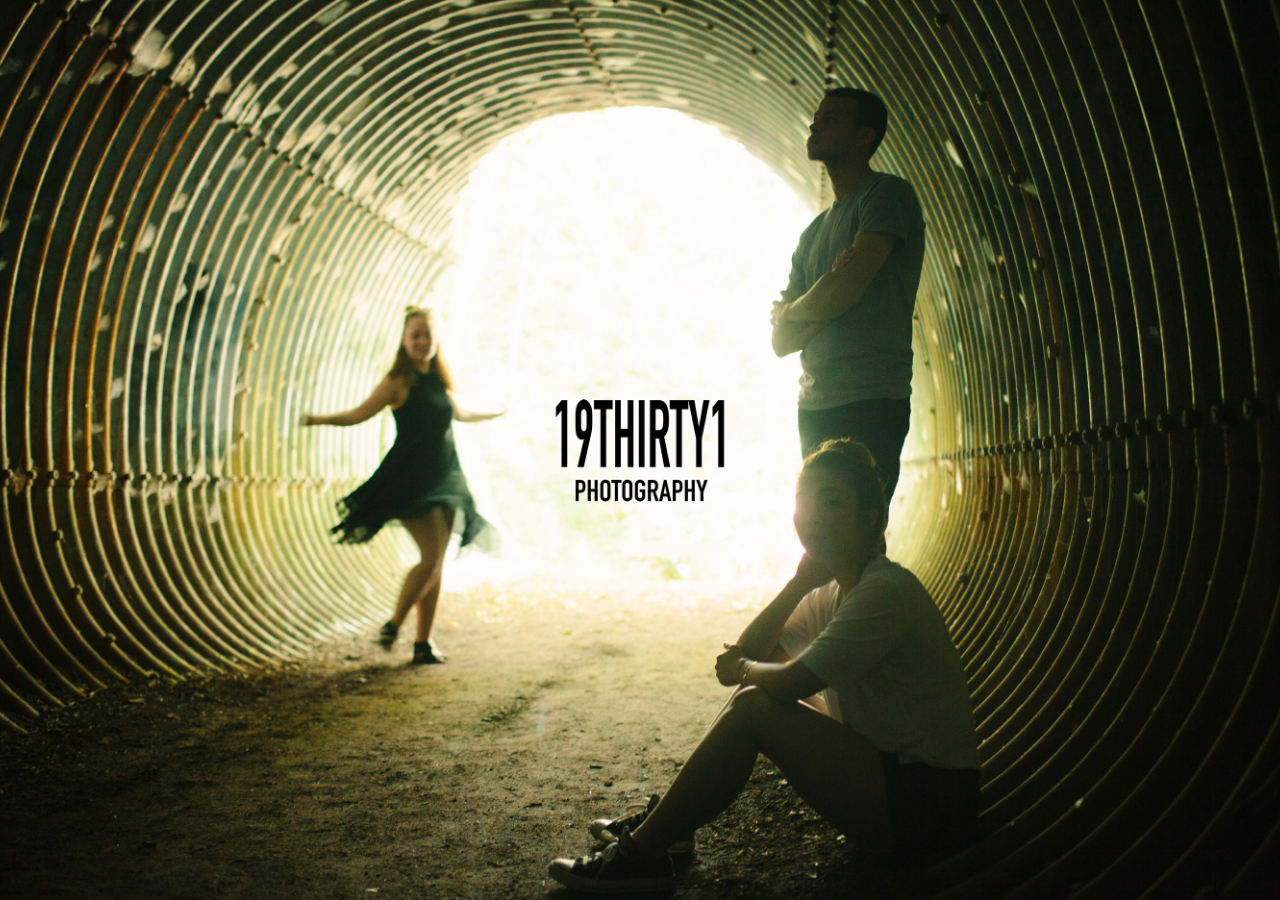
<file: index.html>
<!Doctype html>
	<html lang="en">
		<head>
			<link rel="stylesheet" type="text/css" href="stylesheet.css">
		</head>
		
		<body>
				<a href="photography.html">
					<div id="link">
					</div>
				</a>
		</body>
		
	</html>
</file>
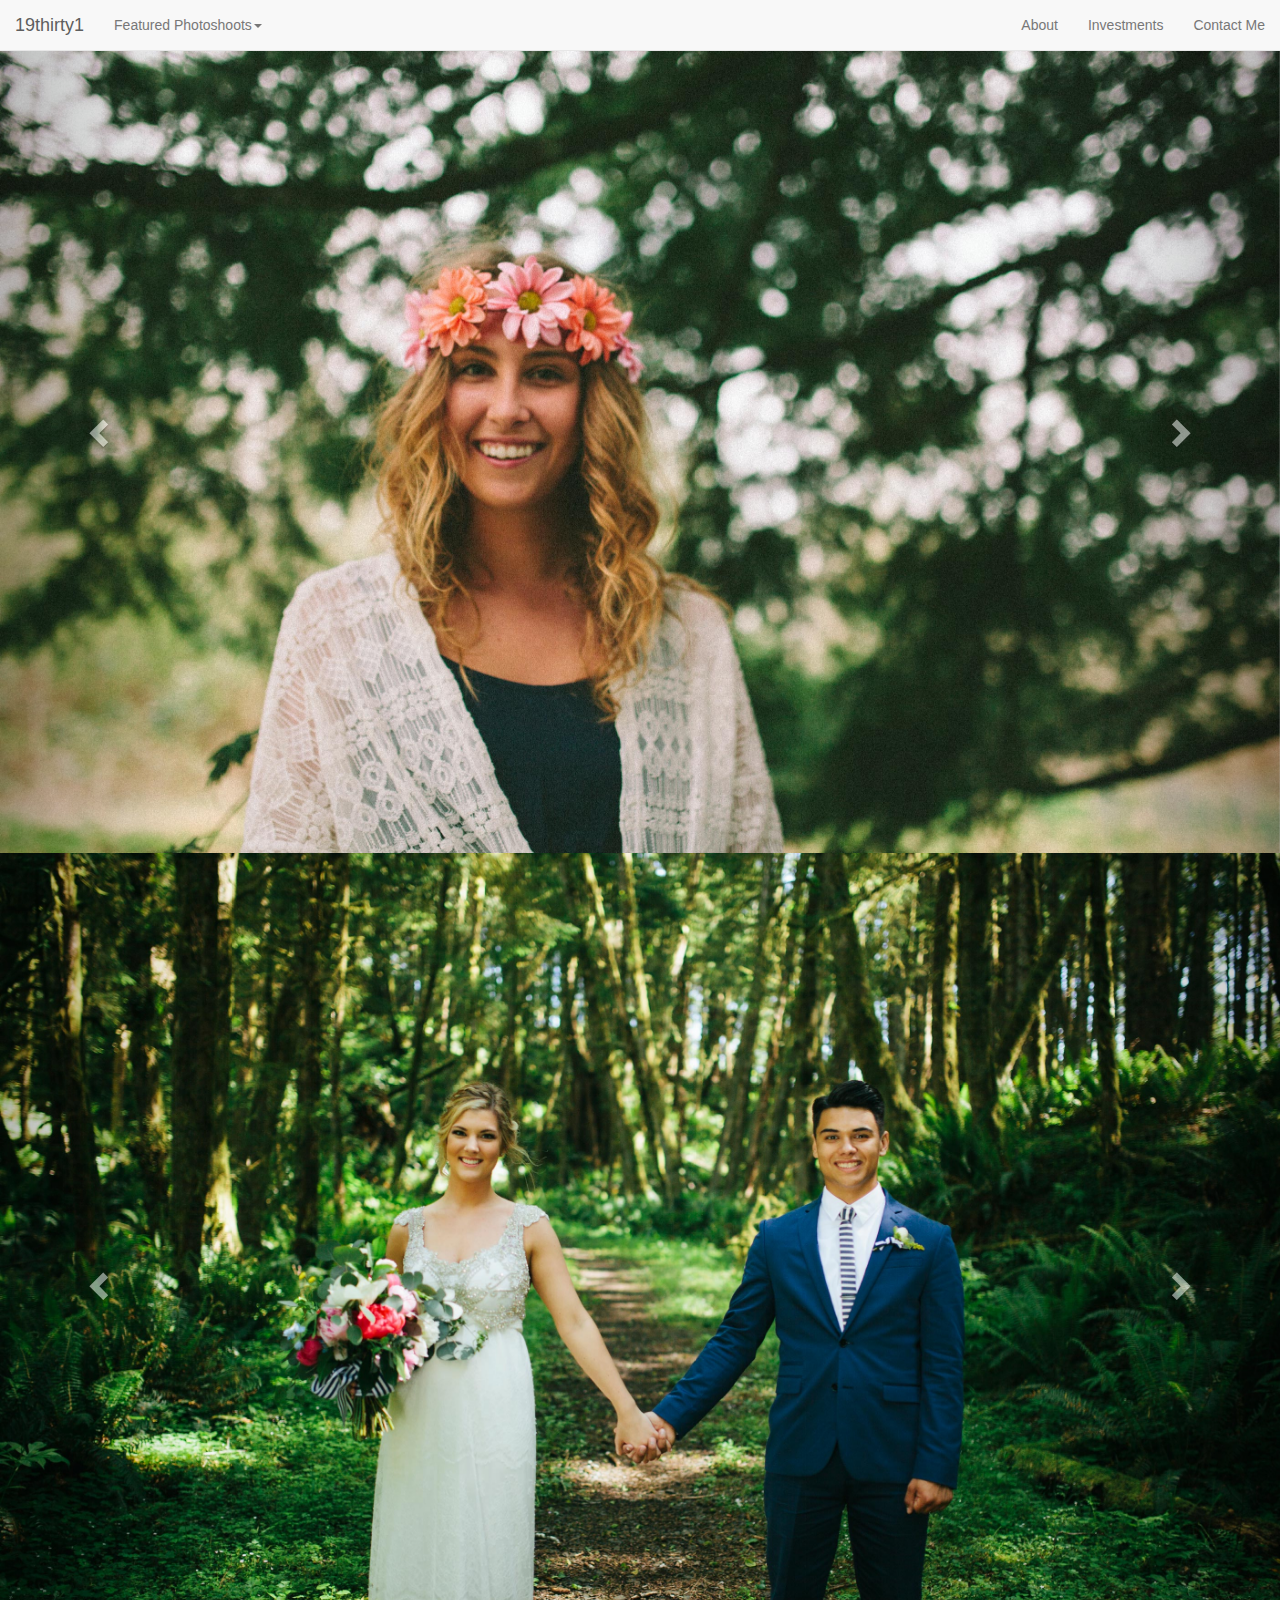
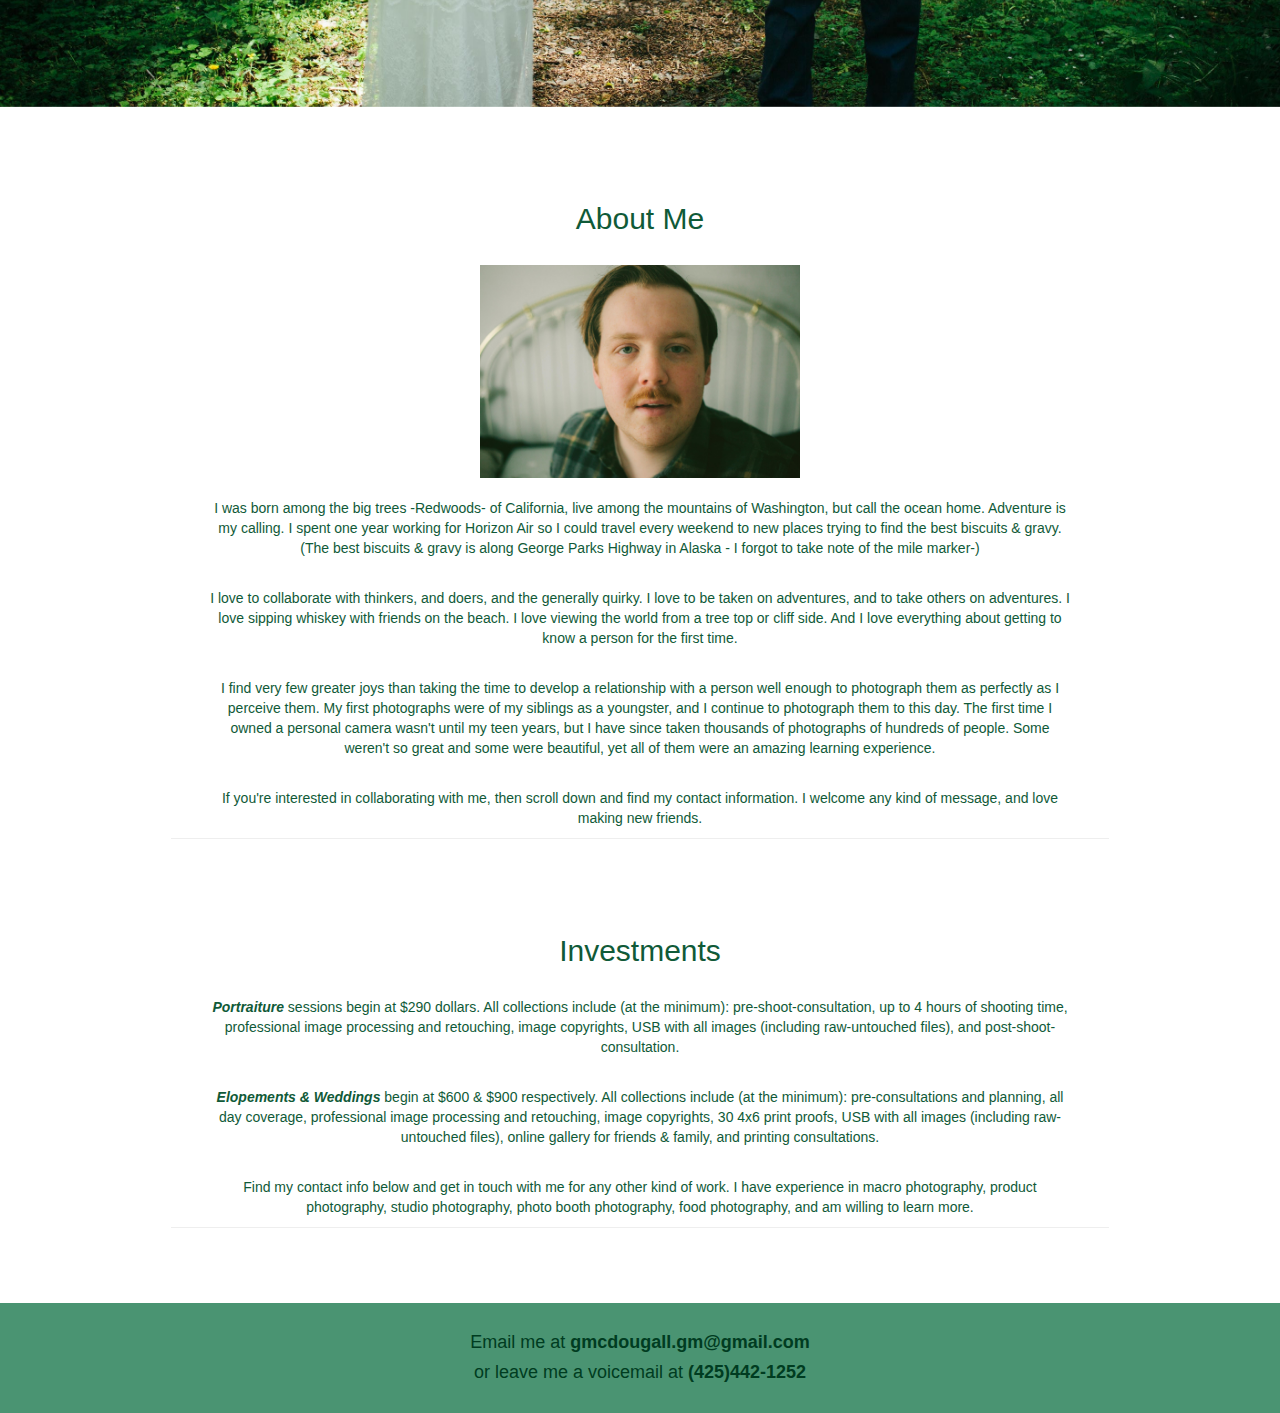
<file: photography.html>
<!Doctype html>
	<html lang="en">
		<head>
			<link rel="stylesheet" href="http://maxcdn.bootstrapcdn.com/bootstrap/3.3.5/css/bootstrap.min.css">
			<script src="pace/pace.min.js"></script>
			<link href="pace/pace.css" rel="stylesheet" />
			<meta charset="utf-8">
			<meta name="viewport" content="width=device-width, initial-scale=1">
			<script src="https://ajax.googleapis.com/ajax/libs/jquery/1.11.3/jquery.min.js"></script>
  			<script src="http://maxcdn.bootstrapcdn.com/bootstrap/3.3.5/js/bootstrap.min.js"></script>
		</head>
		
		<body id="page-top">
			<div class="container-fluid">
				<!--NAVBAR-->
				<div class="row">
					<nav class="navbar navbar-default navbar-fixed-top">
  						<div class="container-fluid">
   	 						<!-- Brand and toggle get grouped for better mobile display -->
    						<div class="navbar-header">
      							<button type="button" class="navbar-toggle collapsed" data-toggle="collapse" data-target="#bs-example-navbar-collapse-1" aria-expanded="false">
        							<span class="sr-only">Toggle navigation</span>
        							<span class="icon-bar"></span>
        							<span class="icon-bar"></span>
        							<span class="icon-bar"></span>
      							</button>
      						<a class="navbar-brand" href="#page-top">19thirty1</a>
    						</div>

    						<!-- Collect the nav links, forms, and other content for toggling -->
   							<div class="collapse navbar-collapse" id="bs-example-navbar-collapse-1">
      							<ul class="nav navbar-nav">
        							<li class="dropdown">
          								<a href="#" class="dropdown-toggle" data-toggle="dropdown" role="button" aria-haspopup="true" aria-expanded="false">Featured Photoshoots<span class="caret"></span></a>
          								<ul class="dropdown-menu">
            								<li><a href="#myCarousel">Ashlan</a></li>
            								<li><a href="#myCarousel2">David and Taylor</a></li>
          								</ul>
        							</li>
      							</ul>
      							<ul class="nav navbar-nav navbar-right">
        							<li><a href="#aboutMe">About</a></li>
        							<li><a href="#investments">Investments</a></li>
        							<li><a href="#contact">Contact Me</a></li>
      							</ul>
    						</div><!-- /.navbar-collapse -->
  						</div><!-- /.container-fluid -->
					</nav>
				</div>
				<!--CAROUSEL ONE-->
				<div class="row">
					<div id="myCarousel" class="carousel slide" data-interval="false" data-wrap="true">
							<div class="carousel-inner">
								<div class="item active">
									<img src="Assets/Ash/01.jpg">
								</div>
								<div class="item">
									<img src="Assets/Ash/02.jpg">
								</div>
								<div class="item">
									<img src="Assets/Ash/03.jpg">
								</div>
								<div class="item">
									<img src="Assets/Ash/04.jpg">
								</div>
								<div class="item">
									<img src="Assets/Ash/05.jpg">
								</div>
								<div class="item">
									<img src="Assets/Ash/06.jpg">
								</div>
								<div class="item">
									<img src="Assets/Ash/07.jpg">
								</div>
								<div class="item">
									<img src="Assets/Ash/08.jpg">
								</div>
								<div class="item">
									<img src="Assets/Ash/09.jpg">
								</div>
								<div class="item">
									<img src="Assets/Ash/10.jpg">
								</div>
								<div class="item">
									<img src="Assets/Ash/11.jpg">
								</div>
								<div class="item">
									<img src="Assets/Ash/12.jpg">
								</div>
								<div class="item">
									<img src="Assets/Ash/13.jpg">
								</div>
								<div class="item">
									<img src="Assets/Ash/14.jpg">
								</div>
								<div class="item">
									<img src="Assets/Ash/15.jpg">
								</div>
								<div class="item">
									<img src="Assets/Ash/16.jpg">
								</div>
								<div class="item">
									<img src="Assets/Ash/17.jpg">
								</div>
							</div>
							<a class="carousel-control left" href="#myCarousel" data-slide="prev">
            					<span class="glyphicon glyphicon-chevron-left"></span>
        					</a>
        					<a class="carousel-control right" href="#myCarousel" data-slide="next">
            					<span class="glyphicon glyphicon-chevron-right"></span>
        					</a>
						</div>
				</div>
				<!--CAROUSEL TWO-->
				<div class="row">
					<div id="myCarousel2" class="carousel slide" data-interval="false" data-wrap="true">						
							<div class="carousel-inner">
								<div class="item active">
									<img src="Assets/DnT/01.jpg">
								</div>
								<div class="item">
									<img src="Assets/DnT/02.jpg">
								</div>
								<div class="item">
									<img src="Assets/DnT/03.jpg">
								</div>
								<div class="item">
									<img src="Assets/DnT/04.jpg">
								</div>
								<div class="item">
									<img src="Assets/DnT/05.jpg">
								</div>
								<div class="item">
									<img src="Assets/DnT/08.jpg">
								</div>
								<div class="item">
									<img src="Assets/DnT/06.jpg">
								</div>
								<div class="item">
									<img src="Assets/DnT/07.jpg">
								</div>
								<div class="item">
									<img src="Assets/DnT/08.jpg">
								</div>
								<div class="item">
									<img src="Assets/DnT/09.jpg">
								</div>
								<div class="item">
									<img src="Assets/DnT/10.jpg">
								</div>
								<div class="item">
									<img src="Assets/DnT/11.jpg">
								</div>
								<div class="item">
									<img src="Assets/DnT/12.jpg">
								</div>
								<div class="item">
									<img src="Assets/DnT/13.jpg">
								</div>
							</div>
							
							<a class="carousel-control left" href="#myCarousel2" data-slide="prev">
            					<span class="glyphicon glyphicon-chevron-left"></span>
        					</a>
        					<a class="carousel-control right" href="#myCarousel2" data-slide="next">
            					<span class="glyphicon glyphicon-chevron-right"></span>
        					</a>
							
							
						</div>
				</div>
				<!--SEPERATOR-->
				<div class="row" style="height:75px">
				</div>
				<!--ABOUT ME-->
				<div class="row">
					<div id="aboutMe"></div>
					<h2 style="text-align:center; color: #105A38">
						About Me
					</h2>
					<br/>
					<center>
						<img src="Assets/me2.jpg" style="width:25%">
					</center>
					<br/>
					<div style="width:75%; margin:auto;">
						<p style="text-align:center; color: #105A38; padding: 0px 50px 0px 50px">
						I was born among the big trees -Redwoods- of California, live 
						among the mountains of Washington, but call the ocean home. 
						Adventure is my calling. I spent one year working for Horizon Air 
						so I could travel every weekend to new places trying to find the 
						best biscuits & gravy. (The best biscuits & gravy is along George 
						Parks Highway in Alaska - I forgot to take note of the mile marker-)
						</p>
						<br/>
						<p style="text-align:center; color: #105A38; padding: 0px 50px 0px 50px">
						I love to collaborate with thinkers, and doers, and the generally
						quirky. I love to be taken on adventures, and to take others on 
						adventures. I love sipping whiskey with friends on the beach. I
						love viewing the world from a tree top or cliff side. And I love 
						everything about getting to know a person for the first time.
						</p>
						<br/>
						<p style="text-align:center; color: #105A38; padding: 0px 50px 0px 50px">
						I find very few greater joys than taking the time to develop a
						relationship with a person well enough to photograph them as
						perfectly as I perceive them. My first photographs were of my 
						siblings as a youngster, and I continue to photograph them to this
						day. The first time I owned a personal camera wasn't until my teen 
						years, but I have since taken thousands of photographs of hundreds 
						of people. Some weren't so great and some were beautiful, yet all
						of them were an amazing learning experience.
						</p>
						<br/>
						<p style="text-align:center; color: #105A38; padding: 0px 50px 0px 50px">
						If you're interested in collaborating with me, then scroll down
						and find my contact information. I welcome any kind of message,
						and love making new friends.
						</p>
					</div>
				</div>
				<hr width="75%" style="margin:auto; color: #105A38" noshade>
				<!--SEPERATOR-->
				<div class="row" style="height:75px">
				</div>
				<!--INVESTMENTS-->
				<div class="row">
					<div id="investments"></div>
					<h2 style="text-align:center; color: #105A38">
						Investments
					</h2>
					<br/>
					<div style="width:75%; margin:auto;">
						<p style="text-align:center; color: #105A38; padding: 0px 50px 0px 50px">
							<strong>
								<em>
									Portraiture
								</em>
							</strong>
							sessions begin at $290 dollars. All collections include (at the 
							minimum): pre-shoot-consultation, up to 4 hours of shooting time,
							professional image processing and retouching, image copyrights, USB
							with all images (including raw-untouched files), and 
							post-shoot-consultation.
						</p>
						<br/>
						<p style="text-align:center; color: #105A38; padding: 0px 50px 0px 50px">
							<strong>
								<em>
									Elopements & Weddings
								</em>
							</strong>
							begin at $600 & $900 respectively. All collections include (at 
							the minimum): pre-consultations and planning, all day coverage,
							professional image processing and retouching, image copyrights,
							30 4x6 print proofs, USB with all images (including 
							raw-untouched files), online gallery for friends & family, and 
							printing consultations.
						</p>
						</br>
						<p style="text-align:center; color: #105A38; padding: 0px 50px 0px 50px">
							Find my contact info below and get in touch with me for any 
							other kind of work. I have experience in macro photography,
							product photography, studio photography, photo booth photography,
							food photography, and am willing to learn more.
						</p>
					</div>
				</div>
				<hr width="75%" style="margin:auto; color: #105A38" noshade>
				<!--SEPERATOR-->
				<div class="row" style="height:75px">
				</div>
				<!--CONTACT-->
				<div class="row" style="background-color:#4A9472">
					<div id="contact"></div>
					<div style="width:75%; margin:auto;">
						<br/>
						<h4 style="text-align:center; color: #003C21">
							Email me at <strong>gmcdougall.gm@gmail.com</strong>
						</h4>
						<h4 style="text-align:center; color: #003C21">
							or leave me a voicemail at <strong>(425)442-1252</strong>
						</h4>
						<br/>
					</div>
				</div>
			</div>
		</body>
		
	</html>
</file>
<file: stylesheet.css>
html {
  	background: url(Assets/mainBackground.jpg) no-repeat center center fixed; 
  	-webkit-background-size: cover;
  	-moz-background-size: cover;
  	-o-background-size: cover;
  	background-size: cover;
}

#link {
	margin:auto;
	width: 200px;
	height: 150px;
	position: absolute;
	top: 0px; left: 0px; right: 0px; bottom: 0px;
	}
</file>
<file: pace/pace.css>
.pace {
  -webkit-pointer-events: none;
  pointer-events: none;

  -webkit-user-select: none;
  -moz-user-select: none;
  user-select: none;

  -webkit-box-sizing: border-box;
  -moz-box-sizing: border-box;
  -ms-box-sizing: border-box;
  -o-box-sizing: border-box;
  box-sizing: border-box;

  -webkit-border-radius: 10px;
  -moz-border-radius: 10px;
  border-radius: 10px;

  -webkit-background-clip: padding-box;
  -moz-background-clip: padding;
  background-clip: padding-box;

  z-index: 2000;
  position: fixed;
  margin: auto;
  top: 12px;
  left: 0;
  right: 0;
  bottom: 0;
  width: 200px;
  height: 50px;
  overflow: hidden;
}

.pace .pace-progress {
  -webkit-box-sizing: border-box;
  -moz-box-sizing: border-box;
  -ms-box-sizing: border-box;
  -o-box-sizing: border-box;
  box-sizing: border-box;

  -webkit-border-radius: 2px;
  -moz-border-radius: 2px;
  border-radius: 2px;

  -webkit-background-clip: padding-box;
  -moz-background-clip: padding;
  background-clip: padding-box;

  -webkit-transform: translate3d(0, 0, 0);
  transform: translate3d(0, 0, 0);

  display: block;
  position: absolute;
  right: 100%;
  margin-right: -7px;
  width: 93%;
  top: 7px;
  height: 14px;
  font-size: 12px;
  background: #479471;
  color: #479471;
  line-height: 60px;
  font-weight: bold;
  font-family: Helvetica, Arial, "Lucida Grande", sans-serif;

  -webkit-box-shadow: 120px 0 #fff, 240px 0 #fff;
  -ms-box-shadow: 120px 0 #fff, 240px 0 #fff;
  box-shadow: 120px 0 #fff, 240px 0 #fff;
}

.pace .pace-progress:after {
  content: attr(data-progress-text);
  display: inline-block;
  position: fixed;
  width: 45px;
  text-align: right;
  right: 0;
  padding-right: 16px;
  top: 4px;
}

.pace .pace-progress[data-progress-text="0%"]:after { right: -200px }
.pace .pace-progress[data-progress-text="1%"]:after { right: -198.14px }
.pace .pace-progress[data-progress-text="2%"]:after { right: -196.28px }
.pace .pace-progress[data-progress-text="3%"]:after { right: -194.42px }
.pace .pace-progress[data-progress-text="4%"]:after { right: -192.56px }
.pace .pace-progress[data-progress-text="5%"]:after { right: -190.7px }
.pace .pace-progress[data-progress-text="6%"]:after { right: -188.84px }
.pace .pace-progress[data-progress-text="7%"]:after { right: -186.98px }
.pace .pace-progress[data-progress-text="8%"]:after { right: -185.12px }
.pace .pace-progress[data-progress-text="9%"]:after { right: -183.26px }
.pace .pace-progress[data-progress-text="10%"]:after { right: -181.4px }
.pace .pace-progress[data-progress-text="11%"]:after { right: -179.54px }
.pace .pace-progress[data-progress-text="12%"]:after { right: -177.68px }
.pace .pace-progress[data-progress-text="13%"]:after { right: -175.82px }
.pace .pace-progress[data-progress-text="14%"]:after { right: -173.96px }
.pace .pace-progress[data-progress-text="15%"]:after { right: -172.1px }
.pace .pace-progress[data-progress-text="16%"]:after { right: -170.24px }
.pace .pace-progress[data-progress-text="17%"]:after { right: -168.38px }
.pace .pace-progress[data-progress-text="18%"]:after { right: -166.52px }
.pace .pace-progress[data-progress-text="19%"]:after { right: -164.66px }
.pace .pace-progress[data-progress-text="20%"]:after { right: -162.8px }
.pace .pace-progress[data-progress-text="21%"]:after { right: -160.94px }
.pace .pace-progress[data-progress-text="22%"]:after { right: -159.08px }
.pace .pace-progress[data-progress-text="23%"]:after { right: -157.22px }
.pace .pace-progress[data-progress-text="24%"]:after { right: -155.36px }
.pace .pace-progress[data-progress-text="25%"]:after { right: -153.5px }
.pace .pace-progress[data-progress-text="26%"]:after { right: -151.64px }
.pace .pace-progress[data-progress-text="27%"]:after { right: -149.78px }
.pace .pace-progress[data-progress-text="28%"]:after { right: -147.92px }
.pace .pace-progress[data-progress-text="29%"]:after { right: -146.06px }
.pace .pace-progress[data-progress-text="30%"]:after { right: -144.2px }
.pace .pace-progress[data-progress-text="31%"]:after { right: -142.34px }
.pace .pace-progress[data-progress-text="32%"]:after { right: -140.48px }
.pace .pace-progress[data-progress-text="33%"]:after { right: -138.62px }
.pace .pace-progress[data-progress-text="34%"]:after { right: -136.76px }
.pace .pace-progress[data-progress-text="35%"]:after { right: -134.9px }
.pace .pace-progress[data-progress-text="36%"]:after { right: -133.04px }
.pace .pace-progress[data-progress-text="37%"]:after { right: -131.18px }
.pace .pace-progress[data-progress-text="38%"]:after { right: -129.32px }
.pace .pace-progress[data-progress-text="39%"]:after { right: -127.46px }
.pace .pace-progress[data-progress-text="40%"]:after { right: -125.6px }
.pace .pace-progress[data-progress-text="41%"]:after { right: -123.74px }
.pace .pace-progress[data-progress-text="42%"]:after { right: -121.88px }
.pace .pace-progress[data-progress-text="43%"]:after { right: -120.02px }
.pace .pace-progress[data-progress-text="44%"]:after { right: -118.16px }
.pace .pace-progress[data-progress-text="45%"]:after { right: -116.3px }
.pace .pace-progress[data-progress-text="46%"]:after { right: -114.44px }
.pace .pace-progress[data-progress-text="47%"]:after { right: -112.58px }
.pace .pace-progress[data-progress-text="48%"]:after { right: -110.72px }
.pace .pace-progress[data-progress-text="49%"]:after { right: -108.86px }
.pace .pace-progress[data-progress-text="50%"]:after { right: -107px }
.pace .pace-progress[data-progress-text="51%"]:after { right: -105.14px }
.pace .pace-progress[data-progress-text="52%"]:after { right: -103.28px }
.pace .pace-progress[data-progress-text="53%"]:after { right: -101.42px }
.pace .pace-progress[data-progress-text="54%"]:after { right: -99.56px }
.pace .pace-progress[data-progress-text="55%"]:after { right: -97.7px }
.pace .pace-progress[data-progress-text="56%"]:after { right: -95.84px }
.pace .pace-progress[data-progress-text="57%"]:after { right: -93.98px }
.pace .pace-progress[data-progress-text="58%"]:after { right: -92.12px }
.pace .pace-progress[data-progress-text="59%"]:after { right: -90.26px }
.pace .pace-progress[data-progress-text="60%"]:after { right: -88.4px }
.pace .pace-progress[data-progress-text="61%"]:after { right: -86.53999999999999px }
.pace .pace-progress[data-progress-text="62%"]:after { right: -84.68px }
.pace .pace-progress[data-progress-text="63%"]:after { right: -82.82px }
.pace .pace-progress[data-progress-text="64%"]:after { right: -80.96000000000001px }
.pace .pace-progress[data-progress-text="65%"]:after { right: -79.1px }
.pace .pace-progress[data-progress-text="66%"]:after { right: -77.24px }
.pace .pace-progress[data-progress-text="67%"]:after { right: -75.38px }
.pace .pace-progress[data-progress-text="68%"]:after { right: -73.52px }
.pace .pace-progress[data-progress-text="69%"]:after { right: -71.66px }
.pace .pace-progress[data-progress-text="70%"]:after { right: -69.8px }
.pace .pace-progress[data-progress-text="71%"]:after { right: -67.94px }
.pace .pace-progress[data-progress-text="72%"]:after { right: -66.08px }
.pace .pace-progress[data-progress-text="73%"]:after { right: -64.22px }
.pace .pace-progress[data-progress-text="74%"]:after { right: -62.36px }
.pace .pace-progress[data-progress-text="75%"]:after { right: -60.5px }
.pace .pace-progress[data-progress-text="76%"]:after { right: -58.64px }
.pace .pace-progress[data-progress-text="77%"]:after { right: -56.78px }
.pace .pace-progress[data-progress-text="78%"]:after { right: -54.92px }
.pace .pace-progress[data-progress-text="79%"]:after { right: -53.06px }
.pace .pace-progress[data-progress-text="80%"]:after { right: -51.2px }
.pace .pace-progress[data-progress-text="81%"]:after { right: -49.34px }
.pace .pace-progress[data-progress-text="82%"]:after { right: -47.480000000000004px }
.pace .pace-progress[data-progress-text="83%"]:after { right: -45.62px }
.pace .pace-progress[data-progress-text="84%"]:after { right: -43.76px }
.pace .pace-progress[data-progress-text="85%"]:after { right: -41.9px }
.pace .pace-progress[data-progress-text="86%"]:after { right: -40.04px }
.pace .pace-progress[data-progress-text="87%"]:after { right: -38.18px }
.pace .pace-progress[data-progress-text="88%"]:after { right: -36.32px }
.pace .pace-progress[data-progress-text="89%"]:after { right: -34.46px }
.pace .pace-progress[data-progress-text="90%"]:after { right: -32.6px }
.pace .pace-progress[data-progress-text="91%"]:after { right: -30.740000000000002px }
.pace .pace-progress[data-progress-text="92%"]:after { right: -28.880000000000003px }
.pace .pace-progress[data-progress-text="93%"]:after { right: -27.02px }
.pace .pace-progress[data-progress-text="94%"]:after { right: -25.16px }
.pace .pace-progress[data-progress-text="95%"]:after { right: -23.3px }
.pace .pace-progress[data-progress-text="96%"]:after { right: -21.439999999999998px }
.pace .pace-progress[data-progress-text="97%"]:after { right: -19.58px }
.pace .pace-progress[data-progress-text="98%"]:after { right: -17.72px }
.pace .pace-progress[data-progress-text="99%"]:after { right: -15.86px }
.pace .pace-progress[data-progress-text="100%"]:after { right: -14px }


.pace .pace-activity {
  position: absolute;
  width: 100%;
  height: 28px;
  z-index: 2001;
  box-shadow: inset 0 0 0 2px #479471, inset 0 0 0 7px #FFF;
  border-radius: 10px;
}

.pace.pace-inactive {
  display: none;
}
</file>
